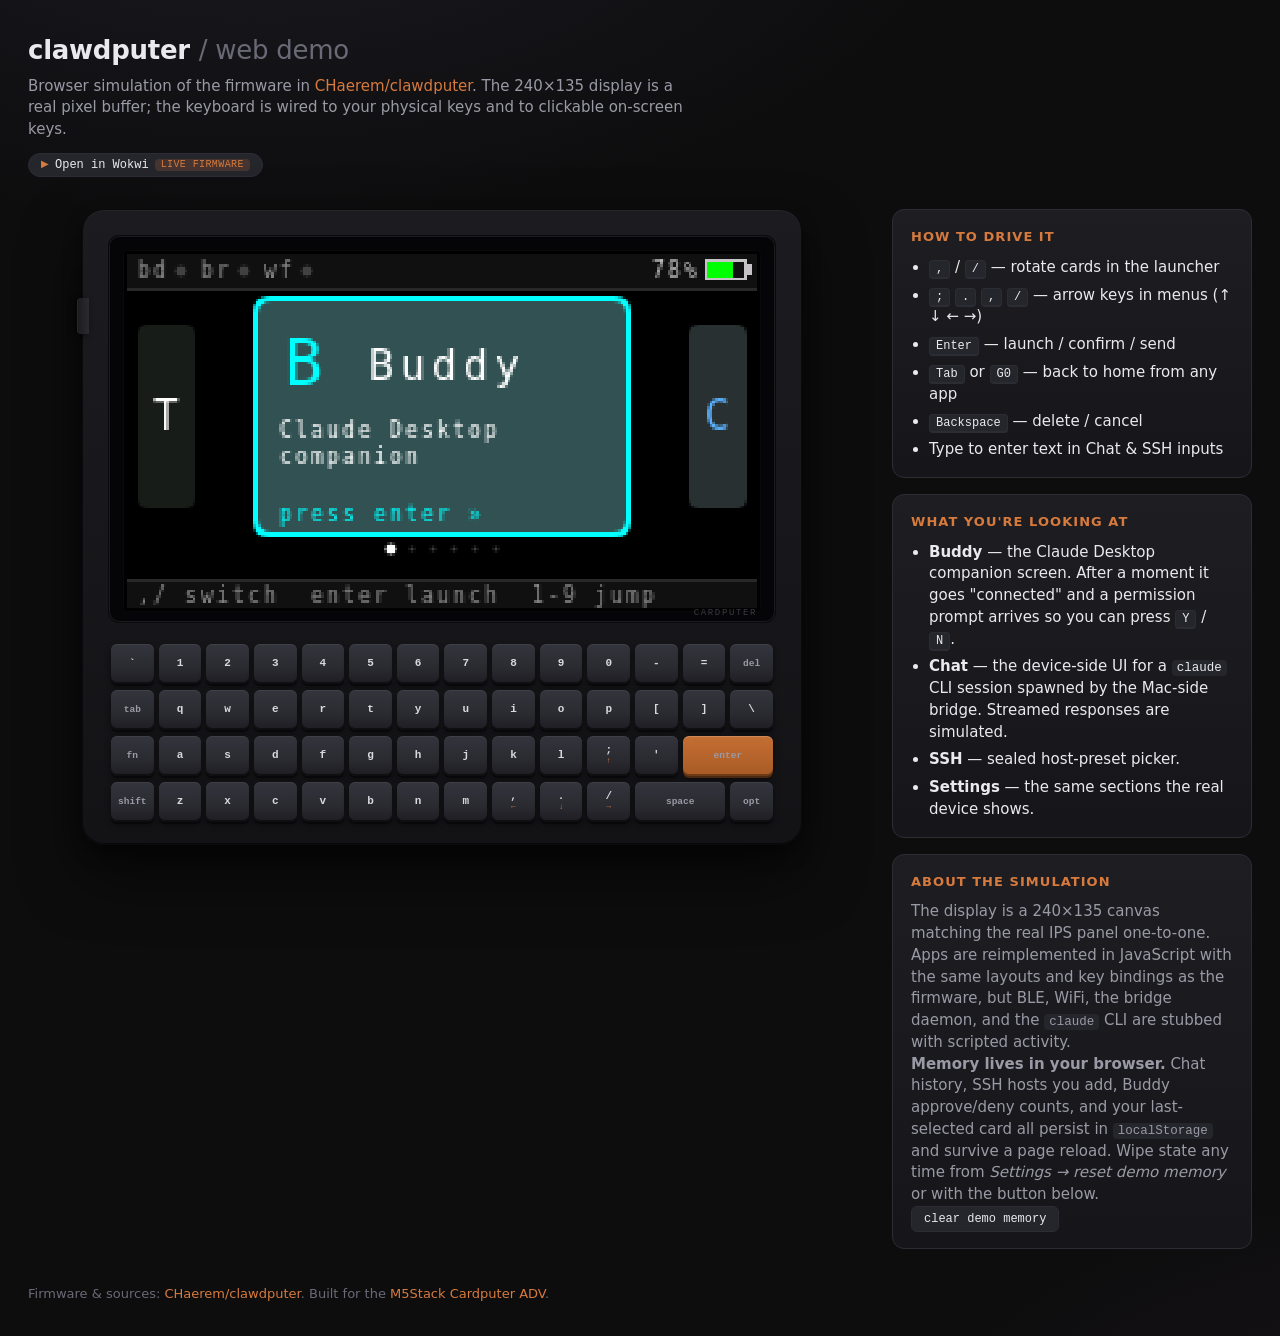
<file: index.html>
<!doctype html>
<html lang="en">
<head>
  <meta charset="utf-8" />
  <meta name="viewport" content="width=device-width, initial-scale=1, viewport-fit=cover" />
  <title>clawdputer — Cardputer demo</title>
  <meta name="description" content="Browser preview of the clawdputer firmware running on the M5Stack Cardputer." />
  <meta name="theme-color" content="#0f0f10" />
  <link rel="stylesheet" href="styles.css" />
</head>
<body>
  <header class="page-head">
    <h1>clawdputer <span class="muted">/ web demo</span></h1>
    <p class="subtitle">
      Browser simulation of the firmware in
      <a href="https://github.com/CHaerem/clawdputer">CHaerem/clawdputer</a>.
      The 240&times;135 display is a real pixel buffer; the keyboard is wired
      to your physical keys and to clickable on-screen keys.
    </p>
    <p class="badges">
      <a class="badge wokwi"
         href="https://wokwi.com/github/CHaerem/clawdputer/tree/wokwi-firmware"
         title="Boots the latest main firmware in Wokwi's ESP32-S3 simulator with the real Cardputer pinout (display SPI on GPIO 33–38, matrix keyboard on GPIO 8/9/11 + 3/4/5/6/7/13/15). The wokwi-firmware orphan branch is force-pushed after every main build; open PRs get their own wokwi-firmware-pr-N branch with a link posted to the PR.">
        <span class="badge-icon">▶</span>
        Open in Wokwi
        <span class="badge-tag">live firmware</span>
      </a>
    </p>
  </header>

  <main class="stage">
    <div class="device" id="device" role="application" aria-label="Cardputer simulator">
      <div class="device-shell">
        <div class="g0" id="g0btn" title="G0 side button — returns to home"></div>

        <div class="screen-bezel">
          <div class="screen-glass">
            <canvas id="screen" width="240" height="135" aria-label="Cardputer display"></canvas>
          </div>
          <div class="brand">CARDPUTER</div>
        </div>

        <div class="keyboard" id="keyboard" aria-label="On-screen keyboard"></div>
      </div>
    </div>

    <aside class="sidebar">
      <section class="card">
        <h2>How to drive it</h2>
        <ul>
          <li><kbd>,</kbd> / <kbd>/</kbd> &mdash; rotate cards in the launcher</li>
          <li><kbd>;</kbd> <kbd>.</kbd> <kbd>,</kbd> <kbd>/</kbd> &mdash; arrow keys in menus (↑ ↓ ← →)</li>
          <li><kbd>Enter</kbd> &mdash; launch / confirm / send</li>
          <li><kbd>Tab</kbd> or <kbd>G0</kbd> &mdash; back to home from any app</li>
          <li><kbd>Backspace</kbd> &mdash; delete / cancel</li>
          <li>Type to enter text in Chat &amp; SSH inputs</li>
        </ul>
      </section>

      <section class="card">
        <h2>What you're looking at</h2>
        <ul class="apps-list">
          <li><strong>Buddy</strong> &mdash; the Claude Desktop companion screen. After a moment it goes "connected" and a permission prompt arrives so you can press <kbd>Y</kbd> / <kbd>N</kbd>.</li>
          <li><strong>Chat</strong> &mdash; the device-side UI for a <code>claude</code> CLI session spawned by the Mac-side bridge. Streamed responses are simulated.</li>
          <li><strong>SSH</strong> &mdash; sealed host-preset picker.</li>
          <li><strong>Settings</strong> &mdash; the same sections the real device shows.</li>
        </ul>
      </section>

      <section class="card subtle">
        <h2>About the simulation</h2>
        <p>
          The display is a 240&times;135 canvas matching the real IPS panel
          one-to-one. Apps are reimplemented in JavaScript with the same
          layouts and key bindings as the firmware, but BLE, WiFi, the bridge
          daemon, and the <code>claude</code> CLI are stubbed with scripted
          activity.
        </p>
        <p>
          <strong>Memory lives in your browser.</strong> Chat history, SSH
          hosts you add, Buddy approve/deny counts, and your last-selected
          card all persist in <code>localStorage</code> and survive a page
          reload. Wipe state any time from
          <em>Settings &rarr; reset demo memory</em> or with the button below.
        </p>
        <p>
          <button id="reset-memory" type="button" class="reset-btn">clear demo memory</button>
        </p>
      </section>
    </aside>
  </main>

  <footer class="page-foot">
    <p>
      Firmware &amp; sources: <a href="https://github.com/CHaerem/clawdputer">CHaerem/clawdputer</a>.
      Built for the <a href="https://docs.m5stack.com/en/core/Cardputer-Adv">M5Stack Cardputer ADV</a>.
    </p>
  </footer>

  <script src="app.js" type="module"></script>
</body>
</html>
</file>
<file: styles.css>
:root {
  --bg: #0d0d0e;
  --bg-soft: #16161a;
  --panel: #1d1d22;
  --panel-2: #25252c;
  --line: #2c2c34;
  --ink: #e9e9ee;
  --ink-dim: #9a9aa6;
  --ink-faint: #6a6a76;
  --accent: #d77a3d;       /* cardputer orange */
  --accent-soft: #6b3b1e;
  --key: #2a2a31;
  --key-top: #34343d;
  --key-shadow: #08080a;
  --key-text: #d8d8e0;
}

* { box-sizing: border-box; }

html, body {
  margin: 0;
  padding: 0;
  background:
    radial-gradient(1200px 600px at 20% -10%, #1b1b22 0%, transparent 60%),
    radial-gradient(900px 500px at 110% 110%, #1a1318 0%, transparent 55%),
    var(--bg);
  color: var(--ink);
  font: 15px/1.45 -apple-system, BlinkMacSystemFont, "Segoe UI", system-ui,
        Roboto, Helvetica, Arial, sans-serif;
  min-height: 100vh;
}

a { color: var(--accent); text-decoration: none; }
a:hover { text-decoration: underline; }

kbd {
  background: var(--panel-2);
  border: 1px solid var(--line);
  border-bottom-width: 2px;
  border-radius: 4px;
  padding: 1px 6px;
  font: 12px/1 ui-monospace, SFMono-Regular, Menlo, monospace;
  color: var(--ink);
}

code {
  font: 12.5px/1.4 ui-monospace, SFMono-Regular, Menlo, monospace;
  background: var(--panel-2);
  border-radius: 4px;
  padding: 1px 5px;
}

.page-head {
  max-width: 1280px;
  margin: 0 auto;
  padding: 32px 28px 8px;
}

.page-head h1 {
  margin: 0 0 6px;
  font-size: 26px;
  font-weight: 600;
  letter-spacing: -0.01em;
}
.page-head .muted { color: var(--ink-faint); font-weight: 400; }
.page-head .subtitle {
  margin: 0 0 12px;
  color: var(--ink-dim);
  max-width: 70ch;
}

.page-head .badges {
  margin: 0;
  display: flex;
  gap: 8px;
  flex-wrap: wrap;
}

.badge {
  display: inline-flex;
  align-items: center;
  gap: 6px;
  padding: 5px 12px;
  background: var(--panel-2);
  border: 1px solid var(--line);
  border-radius: 999px;
  color: var(--ink);
  font: 12px/1 ui-monospace, SFMono-Regular, Menlo, monospace;
  text-decoration: none;
  transition: background 100ms ease, border-color 100ms ease;
}
.badge:hover {
  background: var(--accent-soft);
  border-color: var(--accent);
  color: #fff;
  text-decoration: none;
}
.badge .badge-icon { color: var(--accent); font-size: 10px; }
.badge .badge-tag {
  background: rgba(215, 122, 61, 0.18);
  color: var(--accent);
  border-radius: 4px;
  padding: 1px 6px;
  font-size: 10px;
  text-transform: uppercase;
  letter-spacing: 0.04em;
}

.stage {
  max-width: 1280px;
  margin: 0 auto;
  padding: 24px 28px;
  display: grid;
  grid-template-columns: minmax(0, 1fr) 360px;
  gap: 36px;
  align-items: start;
}

@media (max-width: 980px) {
  .stage { grid-template-columns: 1fr; }
  .sidebar { order: 2; }
}

/* ── device ──────────────────────────────────────────────────────────────── */

.device {
  display: flex;
  justify-content: center;
}

.device-shell {
  --scale: 1;
  position: relative;
  width: calc(720px * var(--scale));
  background:
    linear-gradient(180deg, #1c1c20 0%, #131316 100%);
  border-radius: 22px;
  padding: 26px 26px 22px;
  box-shadow:
    0 1px 0 rgba(255,255,255,0.04) inset,
    0 -1px 0 rgba(0,0,0,0.6) inset,
    0 30px 60px rgba(0,0,0,0.55),
    0 8px 18px rgba(0,0,0,0.4);
  border: 1px solid #0a0a0c;
}

@media (max-width: 760px) {
  .device-shell { --scale: 0.78; }
}
@media (max-width: 560px) {
  .device-shell { --scale: 0.6; }
}

.g0 {
  position: absolute;
  left: -6px;
  top: 88px;
  width: 12px;
  height: 36px;
  background: linear-gradient(90deg, #1a1a1e, #2a2a30);
  border-radius: 4px 0 0 4px;
  box-shadow:
    inset 1px 0 0 rgba(255,255,255,0.06),
    -2px 2px 6px rgba(0,0,0,0.5);
  cursor: pointer;
}
.g0:active { background: linear-gradient(90deg, #111114, #1c1c20); }

.screen-bezel {
  background: #050507;
  border-radius: 10px;
  padding: 14px 14px 10px;
  margin-bottom: 18px;
  box-shadow:
    0 0 0 1px #0a0a0c,
    inset 0 0 0 1px #1a1a1f;
  position: relative;
}

.screen-glass {
  background: #000;
  border-radius: 4px;
  overflow: hidden;
  padding: 4px;
  box-shadow:
    inset 0 0 14px rgba(0,0,0,0.9),
    inset 0 0 0 1px #111;
}

#screen {
  display: block;
  width: 100%;
  aspect-ratio: 240 / 135;
  height: auto;
  image-rendering: pixelated;
  image-rendering: crisp-edges;
  background: #000;
}

.brand {
  position: absolute;
  right: 18px;
  bottom: 4px;
  font: 9px/1 ui-monospace, monospace;
  letter-spacing: 0.18em;
  color: #3a3a44;
}

/* ── keyboard ────────────────────────────────────────────────────────────── */

.keyboard {
  display: grid;
  grid-template-rows: repeat(4, 1fr);
  gap: 6px;
  padding: 4px 2px 0;
}

.kbd-row {
  display: grid;
  grid-template-columns: repeat(14, 1fr);
  gap: 5px;
}

.key {
  position: relative;
  appearance: none;
  border: 0;
  background: linear-gradient(180deg, var(--key-top) 0%, var(--key) 60%, #1d1d22 100%);
  color: var(--key-text);
  border-radius: 6px;
  padding: 9px 0 11px;
  font: 600 11px/1 ui-monospace, SFMono-Regular, Menlo, monospace;
  text-align: center;
  cursor: pointer;
  box-shadow:
    0 1px 0 rgba(255,255,255,0.06) inset,
    0 -2px 0 rgba(0,0,0,0.5) inset,
    0 2px 0 var(--key-shadow),
    0 3px 6px rgba(0,0,0,0.45);
  user-select: none;
  -webkit-user-select: none;
  transition: transform 30ms ease, box-shadow 30ms ease;
}

.key:hover { color: #fff; }
.key:active, .key.is-pressed {
  transform: translateY(1px);
  box-shadow:
    0 1px 0 rgba(255,255,255,0.04) inset,
    0 -1px 0 rgba(0,0,0,0.5) inset,
    0 1px 0 var(--key-shadow),
    0 1px 3px rgba(0,0,0,0.5);
  background: linear-gradient(180deg, #28282e 0%, #1f1f25 100%);
}

.key.wide { grid-column: span 2; }
.key.accent {
  color: #fff;
  background: linear-gradient(180deg, #c46f33 0%, #a85a25 100%);
  box-shadow:
    0 1px 0 rgba(255,255,255,0.18) inset,
    0 -2px 0 rgba(0,0,0,0.35) inset,
    0 2px 0 #4d2811,
    0 3px 6px rgba(0,0,0,0.5);
}
.key.modifier { color: var(--ink-dim); font-size: 9.5px; }

.key .sub {
  display: block;
  font-size: 8px;
  color: var(--accent);
  margin-top: 1px;
}

/* ── sidebar ─────────────────────────────────────────────────────────────── */

.sidebar { display: grid; gap: 16px; }

.card {
  background: linear-gradient(180deg, var(--panel) 0%, var(--bg-soft) 100%);
  border: 1px solid var(--line);
  border-radius: 12px;
  padding: 18px 18px 16px;
}

.card h2 {
  margin: 0 0 10px;
  font-size: 13px;
  text-transform: uppercase;
  letter-spacing: 0.08em;
  color: var(--accent);
  font-weight: 600;
}

.card ul {
  margin: 0;
  padding-left: 18px;
}
.card li + li { margin-top: 6px; }
.card.subtle { color: var(--ink-dim); }
.card.subtle p { margin: 0; }

.apps-list strong { color: var(--ink); }

.reset-btn {
  appearance: none;
  border: 1px solid var(--line);
  background: var(--panel-2);
  color: var(--ink);
  border-radius: 6px;
  padding: 6px 12px;
  font: 12px/1 ui-monospace, SFMono-Regular, Menlo, monospace;
  cursor: pointer;
  transition: background 100ms ease, border-color 100ms ease;
}
.reset-btn:hover {
  background: var(--accent-soft);
  border-color: var(--accent);
  color: #fff;
}

.page-foot {
  max-width: 1280px;
  margin: 0 auto;
  padding: 12px 28px 32px;
  color: var(--ink-faint);
  font-size: 13px;
}
.page-foot p { margin: 0; }
</file>
